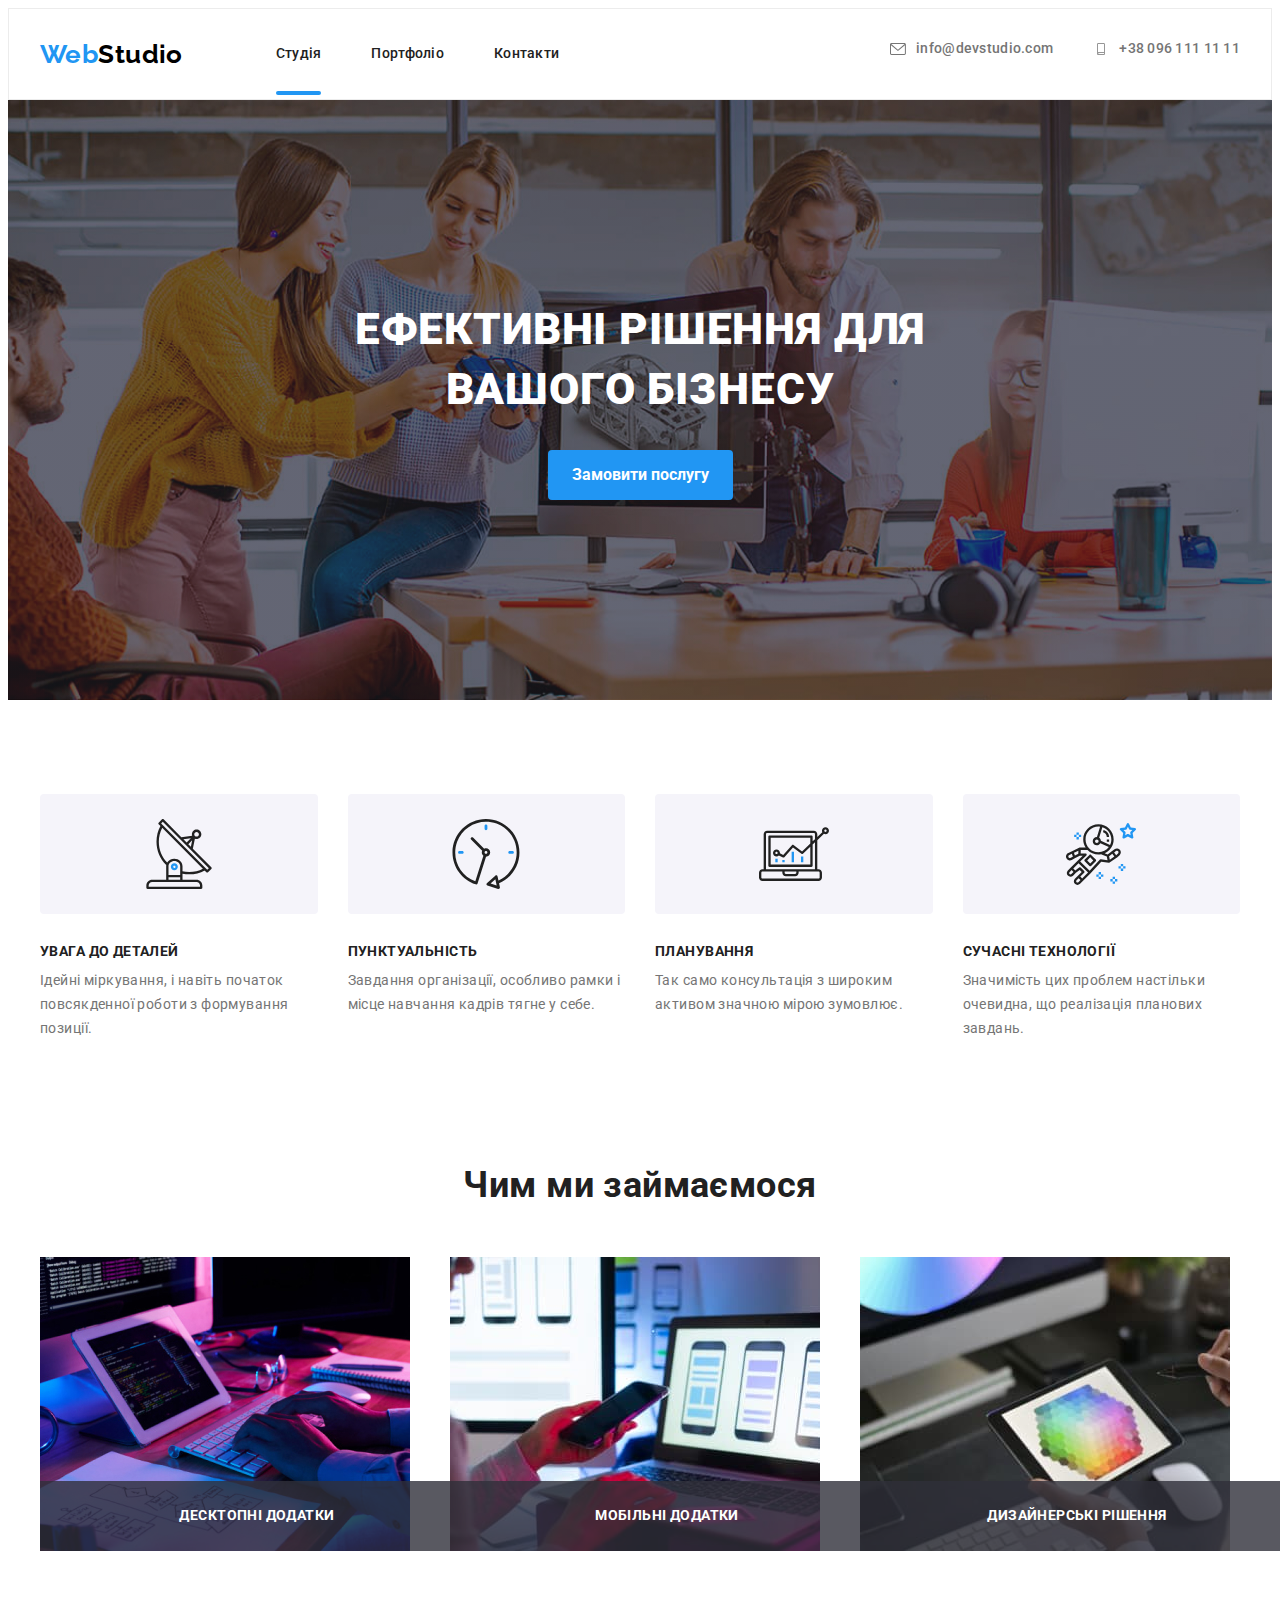
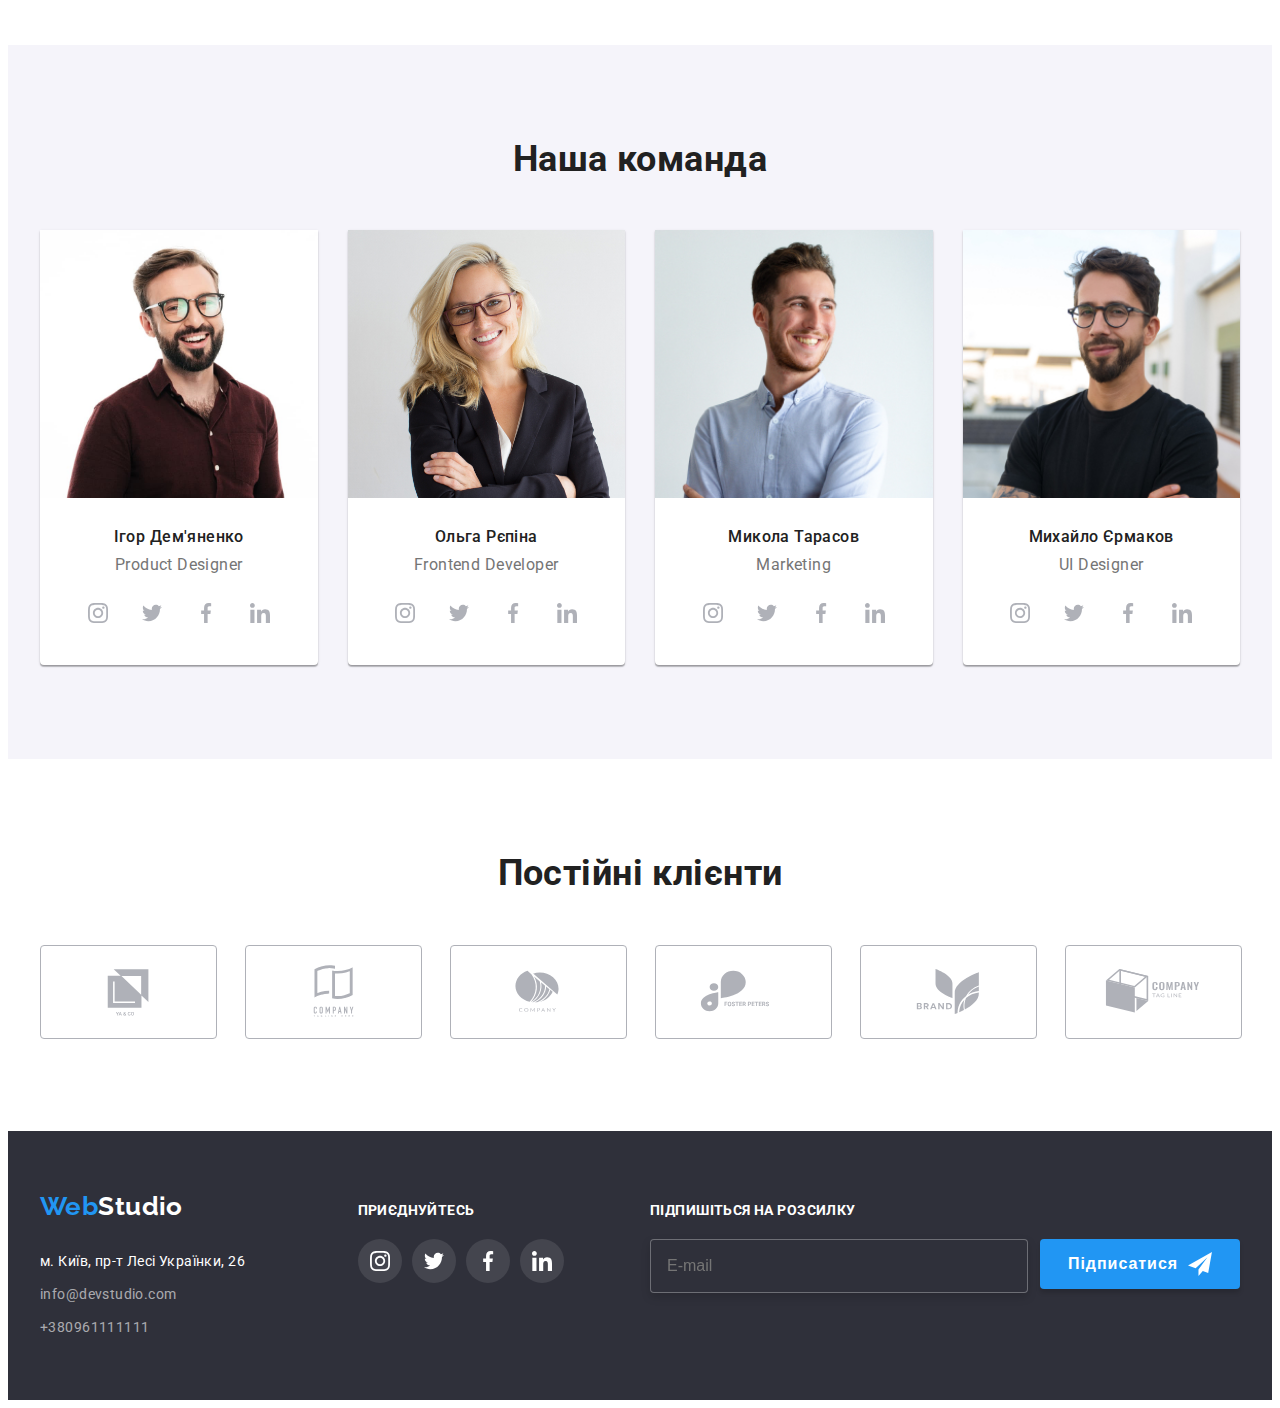
<file: index.html>
<!DOCTYPE html>
<html lang="uk">
<head>
    <meta charset="UTF-8">
    <meta http-equiv="X-UA-Compatible" content="IE=edge">
    <meta name="viewport" content="width=device-width, initial-scale=1.0">
    <title>Document</title>
    <meta name="viewport" content="width=device-width, initial-scale=1.0" />
    <link rel="preconnect" href="https://fonts.googleapis.com">
    <link rel="preconnect" href="https://fonts.gstatic.com" crossorigin>
    <link href="https://fonts.googleapis.com/css2?family=Raleway:wght@700&family=Roboto:wght@400;500;700;900&display=swap" rel="stylesheet">
    <link rel="stylesheet" href="https://cdnjs.cloudflare.com/ajax/libs/modern-normalize/1.1.0/modern-normalize.min.css" integrity="sha512-wpPYUAdjBVSE4KJnH1VR1HeZfpl1ub8YT/NKx4PuQ5NmX2tKuGu6U/JRp5y+Y8XG2tV+wKQpNHVUX03MfMFn9Q==" crossorigin="anonymous" referrerpolicy="no-referrer" />
    <link rel="stylesheet" href="./css/main.min.css">
</head>
<body>
    <header class="header">
<!-- навігація -->        
        <div class="container main-nav">

                        <nav class="nav">
                            <a href="./index.html" lang="en" class="logo"><span class="part">Web</span>Studio</a>
                            <ul class="site-nav">
                                <li class="site-nav-li"><a href="./index.html" class="link link-transf">Студія</a></li>
                                <li class="site-nav-li"><a href="./portfolio.html" class="link">Портфоліо</a></li>
                                <li class="site-nav-li"><a href="./index.html" class="link">Контакти</a></li>
                            </ul>
                        </nav >
                            <ul class="contact">
                                <li class="contact-li">
                                    <a href="info@devstudio.com" class="contact-link mar">
                                        <svg width="16" height="12" class="contact-svg">
                                            <use href="./images/icon.svg#icon-envelope"></use>
                                        </svg>
                                        info@devstudio.com
                                    </a>
                                </li>
                                <li class="contact-li">
                                    <a href="tel:+380961111111" class="contact-link ">
                                        <svg width="16" height="12" class="contact-svg">
                                            <use href="./images/icon.svg#icon-smartphone"></use>
                                        </svg>
                                        +38 096 111 11 11
                                    </a>
                                </li>
                                
                            </ul> 
                            <div class="div-menu-button">
                            <button type="button" class="menu-button is-open" 
                            aria-expanded="false"
                            aria-controls="menu-container"
                            data-menu-button >
                                    <svg 
                                    width="40" 
                                    height="40" 
                                    aria-label="переключатель мобільного меню">
                                    
                                        <use class="icon-cross" href="./images/icon.svg#icon-close_40px-1"></use>
                                        <use class="icon-menu" href="./images/icon.svg#icon-menu_40px-1"></use>
                                    </svg>
                            </button>
                        </div>
                            <div class="menu-container" id="menu-container" data-menu>
                            <ul class="menu-ul">
                                <li class="menu-li"><a href="./index.html" class="menu-link">Студія</a></li>
                                <li class="menu-li"><a href="./portfolio.html" class="menu-link">Портфоліо</a></li>
                                <li class="menu-li"><a href="./index.html" class="menu-link">Контакти</a></li>
                            </ul>
                            <ul class="menu-contact">
                                <li class="menu-tel-li">
                                    <a href="tel:+380961111111" class="menu-tel-link">
                                        +38 096 111 11 11
                                    </a>
                                </li>
                                <li class="menu-address-li">
                                    <a href="info@devstudio.com" class="menu-address-link">
                                        info@devstudio.com
                                    </a>
                                </li>
                            <ul class="soc-net">
                                <li class="menu-soc-net">Instagram</li>
                                    <li class="menu-soc-net">
                                        <p class="p-line" type="text">
                                        <span class="span-line">Twitter</span></li>
                                        <li class="menu-soc-net">
                                            <p class="p-line" type="text">
                                            <span class="span-line">Facebook</span></li>
                                            <li class="menu-soc-net">
                                                <p class="p-line" type="text">
                                                <span class="span-line">LinkedIn</span></li>
                            </ul>
                            </ul> 
                            </div>
        </div>
    </header>  
        <main class="main">
<!-- хиро секція -->
            <section class="hero section">
                <div class="container">
                    <h1 class="hero__title">Ефективні рішення для вашого бізнесу</h1>
                    <button type="button" class="hero__button" data-modal-open>Замовити послугу</button>
                </div>
            </section>
<!-- привілегії -->
            <section class="section">
                <div class="container">
                    <h2 class="visually-hidden" >Привілегії</h2>
                    <ul class="privileges">
                        <li class="privileges__li">
                            <div class="privileges__div">
                                    <svg width="70" height="70" class="privileges-svg">
                                        <use href="./images/icon.svg#icon-antenna"></use>
                                    </svg>
                            </div>
                            <h3 class="privileges__title">УВАГА ДО ДЕТАЛЕЙ</h3>
                            <p class="privileges__text">Ідейні міркування, і навіть початок повсякденної роботи з формування позиції.</p>
                        </li>
                        <li class="privileges__li">
                            <div class="privileges__div">
                                    <svg width="70" height="70" class="privileges-svg">
                                        <use href="./images/icon.svg#icon-clock"></use>
                                    </svg>
                            </div>
                            <h3 class="privileges__title">ПУНКТУАЛЬНІСТЬ</h3>
                            <p class="privileges__text">Завдання організації, особливо рамки і місце навчання кадрів тягне у себе.</p>
                        </li>
                        <li class="privileges__li">
                            <div class="privileges__div">
                                    <svg width="70" height="70" class="privileges-svg">
                                        <use href="./images/icon.svg#icon-diagram"></use>
                                    </svg>
                            </div>
                            <h3 class="privileges__title">ПЛАНУВАННЯ</h3>
                            <p class="privileges__text">Так само консультація з широким активом значною мірою зумовлює.</p>
                        </li>
                        <li class="privileges__li">
                            <div class="privileges__div">
                                    <svg width="70" height="70" class="privileges-svg">
                                        <use href="./images/icon.svg#icon-astronaut"></use>
                                    </svg>
                            </div>
                            <h3 class="privileges__title">СУЧАСНІ ТЕХНОЛОГІЇ</h3>
                            <p class="privileges__text">Значимість цих проблем настільки очевидна, що реалізація планових завдань.</p>
                        </li>
                    </ul>
                </div>
            </section>
<!-- робота фото -->
                <section class="section about">
                    <div class="container">
                        <h2 class="section-title">Чим ми займаємося</h2>
                        <ul class="work">
                            <li class="work__li">
                                <picture>
                                    <source srcset="./images/img_0.jpg 1x,./images/img_0@2x.jpg 2x" media="(min-width:1200px)"/>
                                    <img  src="./images/img_1.jpg"
                                    alt="комп'ютер"/>
                                </picture>
                                <p class="work__p">Десктопні додатки</p>
                            </li>
                            <li class="work__li">
                                <picture>
                                    <source srcset="./images/img_2.jpg 1x,./images/img_2@2x.jpg 2x" media="(min-width:1200px)"/>
                                    <img  src="./images/img_1.jpg"
                                    alt="техніка"/>
                                </picture>
                                <p class="work__p">Мобільні додатки</p>
                            </li>
                            <li class="work__li">
                                <picture>
                                    <source srcset="./images/img_3.jpg 1x,./images/img_3@2x.jpg 2x" media="(min-width:1200px)"/>
                                    <img  src="./images/img_1.jpg"
                                    alt="смартфон"/>
                                </picture>
                            
                                <p class="work__p">Дизайнерські рішення</p>
                            </li>
                        </ul>
                    </div>
                </section>
<!-- команда -->
                <section class="section team-bc">
                    <div class="container ">
                    <h2 class="section-title">Наша команда</h2>
                    <ul class="team">
                        <li class="team-li">
                            <picture>
                                <source srcset="./images/img_1.jpg 1x,./images/img_1@2x.jpg 2x" media="(min-width:1200px)"/>
                                <source srcset="./images/2img_1.jpg 1x, ./images/2img_1@2x.jpg 2x" media="(min-width:768px)"/>
                                <source srcset="./images/3img_1.jpg 1x, ./images/3img_1@2x.jpg 2x" media="(max-width:767px)"/>
                                <img src="./images/img_1.jpg"
                                alt="Ігор Дем'яненко"/>
                            </picture>
                            <h3 class="team-title">Ігор Дем'яненко</h3>
                            <p lang="en" class="team-position">Product Designer</p>
                            <ul class="team-soc-list">
                                <li class="team-soc-li">
                                    <a href="" class="team-soc-link">
                                        <svg width="20" height="20" class="team-soc-svg">
                                            <use href="./images/icon.svg#icon-instagram">
                                                
                                            </use>
                                        </svg>
                                    </a>
                                </li>
                                <li class="team-soc-li">
                                    <a href="" class="team-soc-link">
                                        <svg width="20" height="20" class="team-soc-svg">
                                            <use href="./images/icon.svg#icon-twitter">
                                                
                                            </use>
                                        </svg>
                                    </a>
                                </li>
                                <li class="team-soc-li">
                                    <a href="" class="team-soc-link">
                                        <svg width="20" height="20" class="team-soc-svg">
                                            <use href="./images/icon.svg#icon-facebook">
                                                
                                            </use>
                                        </svg>
                                    </a>
                                </li>
                                <li class="team-soc-li">
                                    <a href="" class="team-soc-link">
                                        <svg width="20" height="20" class="team-soc-svg">
                                            <use href="./images/icon.svg#icon-linkedin">
                                                
                                            </use>
                                        </svg>
                                    </a>
                                </li>
                            </ul>
                        </li>
                        <li class="team-li">
                            <picture>
                                <source srcset="./images/img_4.jpg 1x,./images/img_4@2x.jpg 2x" media="(min-width:1200px)"/>
                                <source srcset="./images/2img_4.jpg 1x, ./images/2img_4@2x.jpg 2x" media="(min-width:768px)"/>
                                <source srcset="./images/3img_4.jpg 1x, ./images/3img_4@2x.jpg 2x" media="(max-width:767px)"/>
                                <img src="./images/img_1.jpg"
                                alt="Ольга Рєпіна"/>
                            </picture>                            
                            <h3 class="team-title">Ольга Рєпіна</h3>
                            <p lang="en" class="team-position">Frontend Developer</p>
                            <ul class="team-soc-list">
                                <li class="team-soc-li">
                                    <a href="" class="team-soc-link">
                                        <svg width="20" height="20" class="team-soc-svg">
                                            <use href="./images/icon.svg#icon-instagram">
                                                
                                            </use>
                                        </svg>
                                    </a>
                                </li>
                                <li class="team-soc-li">
                                    <a href="" class="team-soc-link">
                                        <svg width="20" height="20" class="team-soc-svg">
                                            <use href="./images/icon.svg#icon-twitter">
                                                
                                            </use>
                                        </svg>
                                    </a>
                                </li>
                                <li class="team-soc-li">
                                    <a href="" class="team-soc-link">
                                        <svg width="20" height="20" class="team-soc-svg">
                                            <use href="./images/icon.svg#icon-facebook">
                                                
                                            </use>
                                        </svg>
                                    </a>
                                </li>
                                <li class="team-soc-li">
                                    <a href="" class="team-soc-link">
                                        <svg width="20" height="20" class="team-soc-svg">
                                            <use href="./images/icon.svg#icon-linkedin">
                                                
                                            </use>
                                        </svg>
                                    </a>
                                </li>
                            </ul>
                        </li>
                        <li class="team-li">
                            <picture>
                                <source srcset="./images/img_5.jpg 1x,./images/img_5@2x.jpg 2x" media="(min-width:1200px)"/>
                                <source srcset="./images/2img_5.jpg 1x, ./images/2img_5@2x.jpg 2x" media="(min-width:768px)"/>
                                <source srcset="./images/3img_5.jpg 1x, ./images/3img_5@2x.jpg 2x" media="(max-width:767px)"/>
                                <img src="./images/img_1.jpg"
                                alt="Микола Тарасов"/>
                            </picture> 
                            <h3 class="team-title">Микола Тарасов</h3>
                            <p lang="en" class="team-position">Marketing</p>
                            <ul class="team-soc-list">
                                <li class="team-soc-li">
                                    <a href="" class="team-soc-link">
                                        <svg width="20" height="20" class="team-soc-svg">
                                            <use href="./images/icon.svg#icon-instagram">
                                                
                                            </use>
                                        </svg>
                                    </a>
                                </li>
                                <li class="team-soc-li">
                                    <a href="" class="team-soc-link">
                                        <svg width="20" height="20" class="team-soc-svg">
                                            <use href="./images/icon.svg#icon-twitter">
                                                
                                            </use>
                                        </svg>
                                    </a>
                                </li>
                                <li class="team-soc-li">
                                    <a href="" class="team-soc-link">
                                        <svg width="20" height="20" class="team-soc-svg">
                                            <use href="./images/icon.svg#icon-facebook">
                                                
                                            </use>
                                        </svg>
                                    </a>
                                </li>
                                <li class="team-soc-li">
                                    <a href="" class="team-soc-link">
                                        <svg width="20" height="20" class="team-soc-svg">
                                            <use href="./images/icon.svg#icon-linkedin">
                                                
                                            </use>
                                        </svg>
                                    </a>
                                </li>
                            </ul>
                        </li>
                        <li class="team-li">
                            <picture>
                                <source srcset="./images/img_6.jpg 1x,./images/img_6@2x.jpg 2x" media="(min-width:1200px)"/>
                                <source srcset="./images/2img_6.jpg 1x, ./images/2img_6@2x.jpg 2x" media="(min-width:768px)"/>
                                <source srcset="./images/3img_6.jpg 1x, ./images/3img_6@2x.jpg 2x" media="(max-width:767px)"/>
                                <img src="./images/img_1.jpg"
                                alt="Михайло Єрмаков"/>
                            </picture>                           
                            <h3 class="team-title">Михайло Єрмаков</h3>
                            <p lang="en" class="team-position">UI Designer</p>
                            <ul class="team-soc-list">
                                <li class="team-soc-li">
                                    <a href="" class="team-soc-link">
                                        <svg width="20" height="20" class="team-soc-svg">
                                            <use href="./images/icon.svg#icon-instagram">
                                                
                                            </use>
                                        </svg>
                                    </a>
                                </li>
                                <li class="team-soc-li">
                                    <a href="" class="team-soc-link">
                                        <svg width="20" height="20" class="team-soc-svg">
                                            <use href="./images/icon.svg#icon-twitter">
                                                
                                            </use>
                                        </svg>
                                    </a>
                                </li>
                                <li class="team-soc-li">
                                    <a href="" class="team-soc-link">
                                        <svg width="20" height="20" class="team-soc-svg">
                                            <use href="./images/icon.svg#icon-facebook">
                                                
                                            </use>
                                        </svg>
                                    </a>
                                </li>
                                <li class="team-soc-li">
                                    <a href="" class="team-soc-link">
                                        <svg width="20" height="20" class="team-soc-svg">
                                            <use href="./images/icon.svg#icon-linkedin">
                                                
                                            </use>
                                        </svg>
                                    </a>
                                </li>
                            </ul>
                        </li>
                    </ul>
                </div>
                </section>
<!-- partners -->
            <section class="section">
                <div class="container">
                    <h2 class="section-title">Постійні клієнти</h2>
                    <ul class="partners-list">
                        <li class="partners-li">
                            <a href="" class="partners-link">
                                <svg width="106" height="60" class="partners-svg">
                                    <use href="./images/icon.svg#icon-Logo-1"></use>
                                </svg>
                            </a>
                        </li>
                        <li class="partners-li">
                            <a href="" class="partners-link">
                                <svg width="106" height="60" class="partners-svg">
                                    <use href="./images/icon.svg#icon-Logo-2"></use>
                                </svg>
                            </a>
                        </li>
                        <li class="partners-li">
                            <a href="" class="partners-link">
                                <svg width="106" height="60" class="partners-svg">
                                    <use href="./images/icon.svg#icon-Logo-3"></use>
                                </svg>
                            </a>
                        </li>
                        <li class="partners-li">
                            <a href="" class="partners-link">
                                <svg width="106" height="60" class="partners-svg">
                                    <use href="./images/icon.svg#icon-Logo-4"></use>
                                </svg>
                            </a> 
                        </li>
                        <li class="partners-li">
                            <a href="" class="partners-link">
                                <svg width="106" height="60" class="partners-svg">
                                    <use href="./images/icon.svg#icon-Logo-5"></use>
                                </svg>
                            </a>
                        </li>
                        <li class="partners-li">
                            <a href="" class="partners-link">
                                <svg width="106" height="60" class="partners-svg">
                                    <use href="./images/icon.svg#icon-Logo-6"></use>
                                </svg>
                            </a>
                        </li>
                    </ul>
                </div>
            </section>
        </main>
<!-- footer -->
        <footer class="footer">
            <div class="container footer-position">
                <div class="footer-nav"> 

                    <a href="./index.html" class="foot-logo"><span class="part">Web</span>Studio</a> 

                    <address>
                        <ul  class="address">
                            <li class="address-li"><a href="https://goo.gl/maps/ZpNZ3dUUSxMnCbZh6" class="address-link">м. Київ, пр-т Лесі Українки, 26</a></li>
                            <li class="address-li"><a href="info@devstudio.com" class="address-contact">info@devstudio.com</a></li>
                            <li class="address-li"><a href="tel:+380961111111" class="address-contact">+380961111111</a></li>
                        </ul>
                    </address>
                </div>
                <div class="footer-soc">
                    <p class="footer-p">приєднуйтесь</p>
                    <ul class="footer-soc-list">
                        <li class="footer-soc-li">
                            <a href="" class="footer-soc-link">
                                <svg width="20" height="20" class="footer-soc-svg">
                                    <use href="./images/icon.svg#icon-instagram"></use>
                                </svg>
                            </a>
                        </li>
                        <li class="footer-soc-li">
                            <a href="" class="footer-soc-link">
                                <svg width="20" height="20" class="footer-soc-svg">
                                    <use href="./images/icon.svg#icon-twitter"></use>
                                </svg>
                            </a>
                        </li>
                        <li class="footer-soc-li">
                            <a href="" class="footer-soc-link">
                                <svg width="20" height="20" class="footer-soc-svg">
                                    <use href="./images/icon.svg#icon-facebook"></use>
                                </svg>
                            </a>
                        </li>
                        <li class="footer-soc-li">
                            <a href="" class="footer-soc-link">
                                <svg width="20" height="20" class="footer-soc-svg">
                                    <use href="./images/icon.svg#icon-linkedin"></use>
                                </svg>
                            </a>
                        </li>
                    </ul>
                </div>
                <div class="footer-email">
                    <form action="">
                        <label for="email" class="footer-label">Підпишіться на розсилку</label>
                            <div class="footer-input-wrapper">
                                <input type="email" class="footer-input" name="email" title="some@gmail.com" 
                                placeholder="E-mail" required>
                                <button type="submit" class="footer-submit-button" >
                                    Підписатися
                                <svg width="24" height="24" class="footer-button-svg">
                                    <use href="./images/icon.svg#icon-icon-send"></use>
                                </svg>
                                </button> 
                            </div>
                    </form>
                </div>
            </div>
        </footer>  

<!-- backdrop -->
        <div class="backdrop is-hidden" data-modal>
            <div class="modal">
                <button class="modal-button" data-modal-close>
                    <svg width="18" height="18" class="modal-svg">
                        <use href="./images/icon.svg#icon-close"></use>
                    </svg>
                </button>
            <div class="modal-margin">
                <p class="modal-heading">
                Залиште свої дані, ми вам передзвонимо
                </p>
                <form action="">

                    
                        <div class=" modul-input-group">
                            <label for="name"class="modal-name">Ім'я</label>
                            <div class="modal-input-wrapper">
                                <input type="text" class="modal-input" name="name" id="name" title="name surname" required>
                                <svg width="18" height="18" class="modal-input-svg">
                                    <use href="./images/icon.svg#icon-person-m"></use>
                                </svg>
                            </div>
                        </div>
                        <div class="modul-input-group">
                            <label for="tel" class="modal-name">Телефон</label>
                            <div class="modal-input-wrapper">
                                <input type="tel" class="modal-input" name="tel" title="+380 (99) 999-99-99"pattern="[\+]\d{3}\s[\(]\d{2}[\)]\s\d{3}[\-]\d{2}[\-]\d{2}"
                                required>
                                <svg width="18" height="18" class="modal-input-svg">
                                    <use href="./images/icon.svg#icon-phone-m"></use>
                                </svg>
                            </div>
                        </div>
                        <div class="modul-input-group">
                            <label for="email" class="modal-name">Пошта</label>
                            <div class="modal-input-wrapper">
                                <input type="email" class="modal-input" name="email" title="some@gmail.com" required>
                                <svg width="18" height="18" class="modal-input-svg">
                                    <use href="./images/icon.svg#icon-email-m"></use>
                                </svg>
                            </div>
                        </div>
                        <div class="modul-textarea-group">
                            <label for="comment" class="modal-name">Коментар</label>
                            <textarea name="comment" id="comment" class="modal-text"
                            placeholder="Введіть текст"></textarea>
                        </div>
                    
                    <div class="modul-politic-group">
                        <input type="checkbox" name="politic" id="politic" class="modal-politic-cgeck visually-hidden">
                        <label for="politic" class="modal-politic-lable">Погоджуюся з розсилкою та приймаю&nbsp
                            <span ><a href="./index.html" class="lable-part"> Умови договору</a></span></label>
                    </div>
                    <button type="submit" class="modal-submit-button" >Відправити</button>
                </div>                  
                </form>
        </div>
        </div>


<!-- js   -->   <script src="./js/modal.js"></script>
                <script src="./js/menu.js"></script>
</body>
</html>
</file>
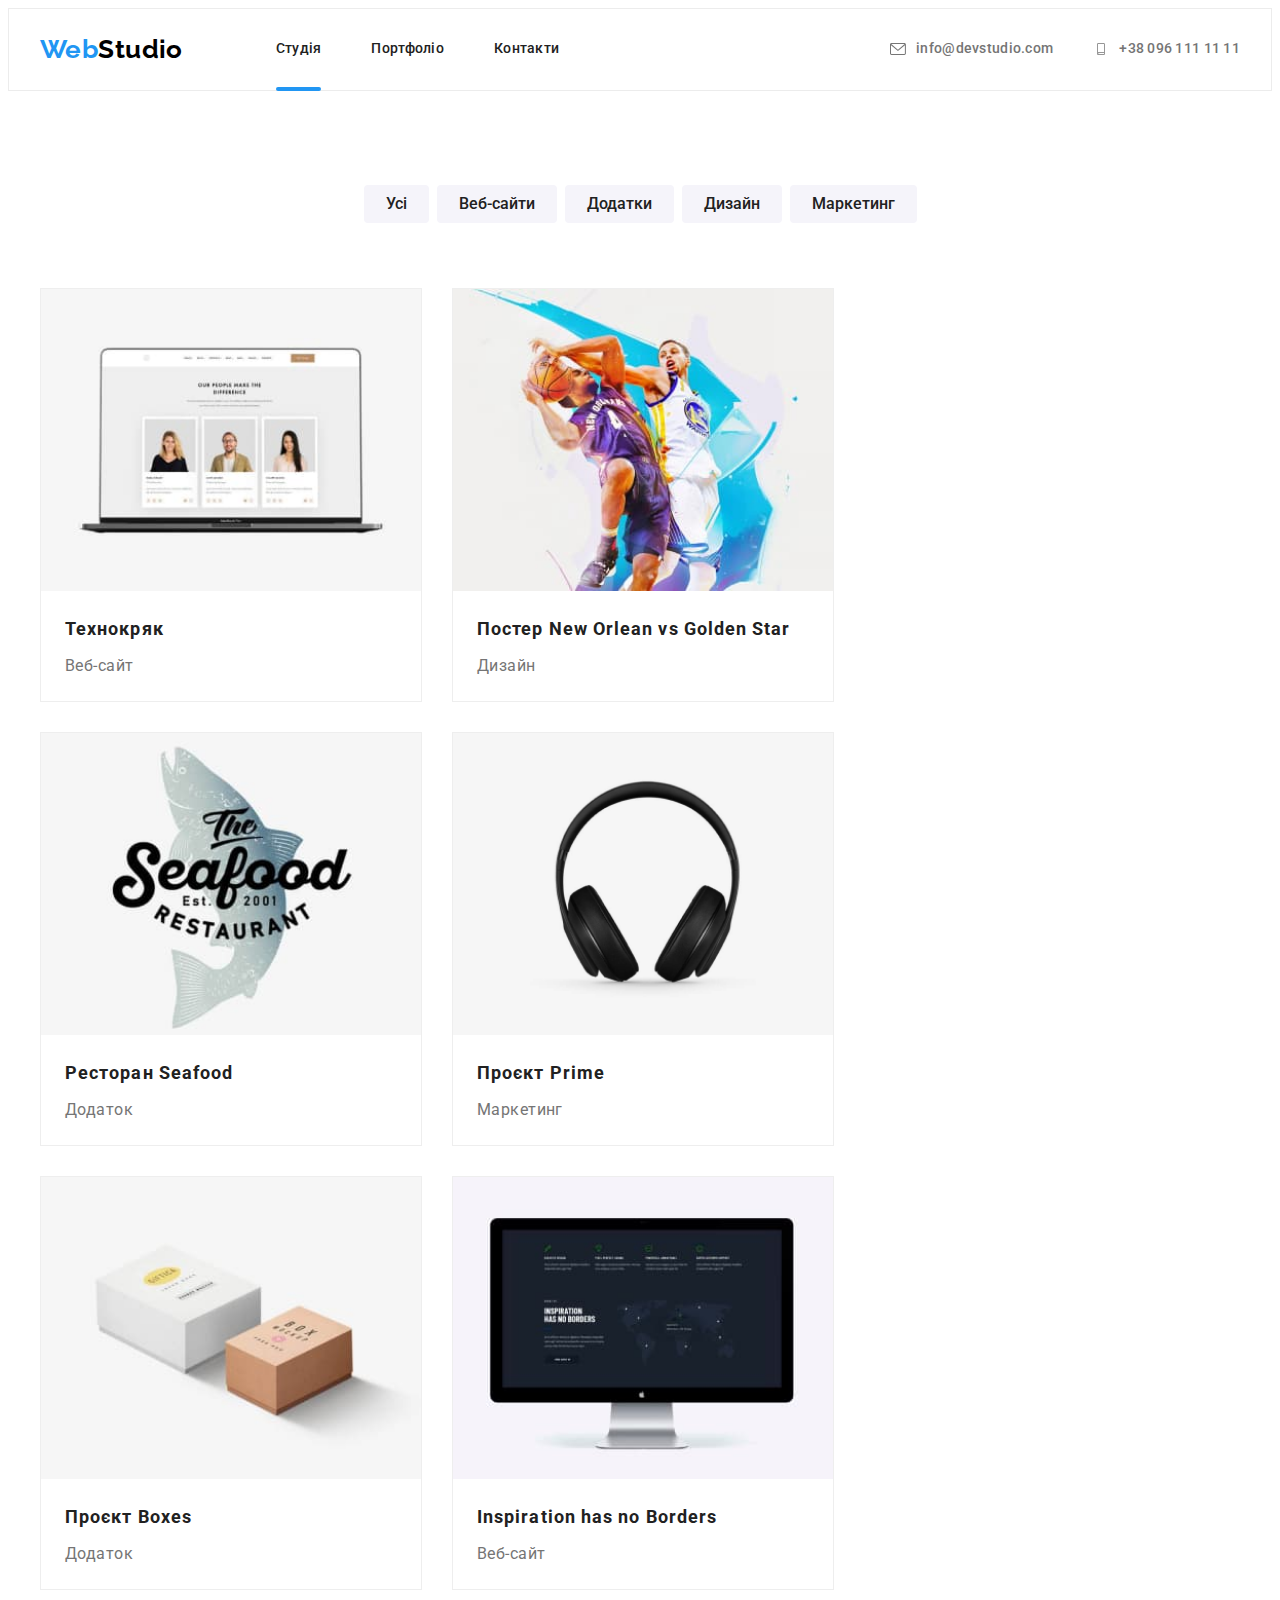
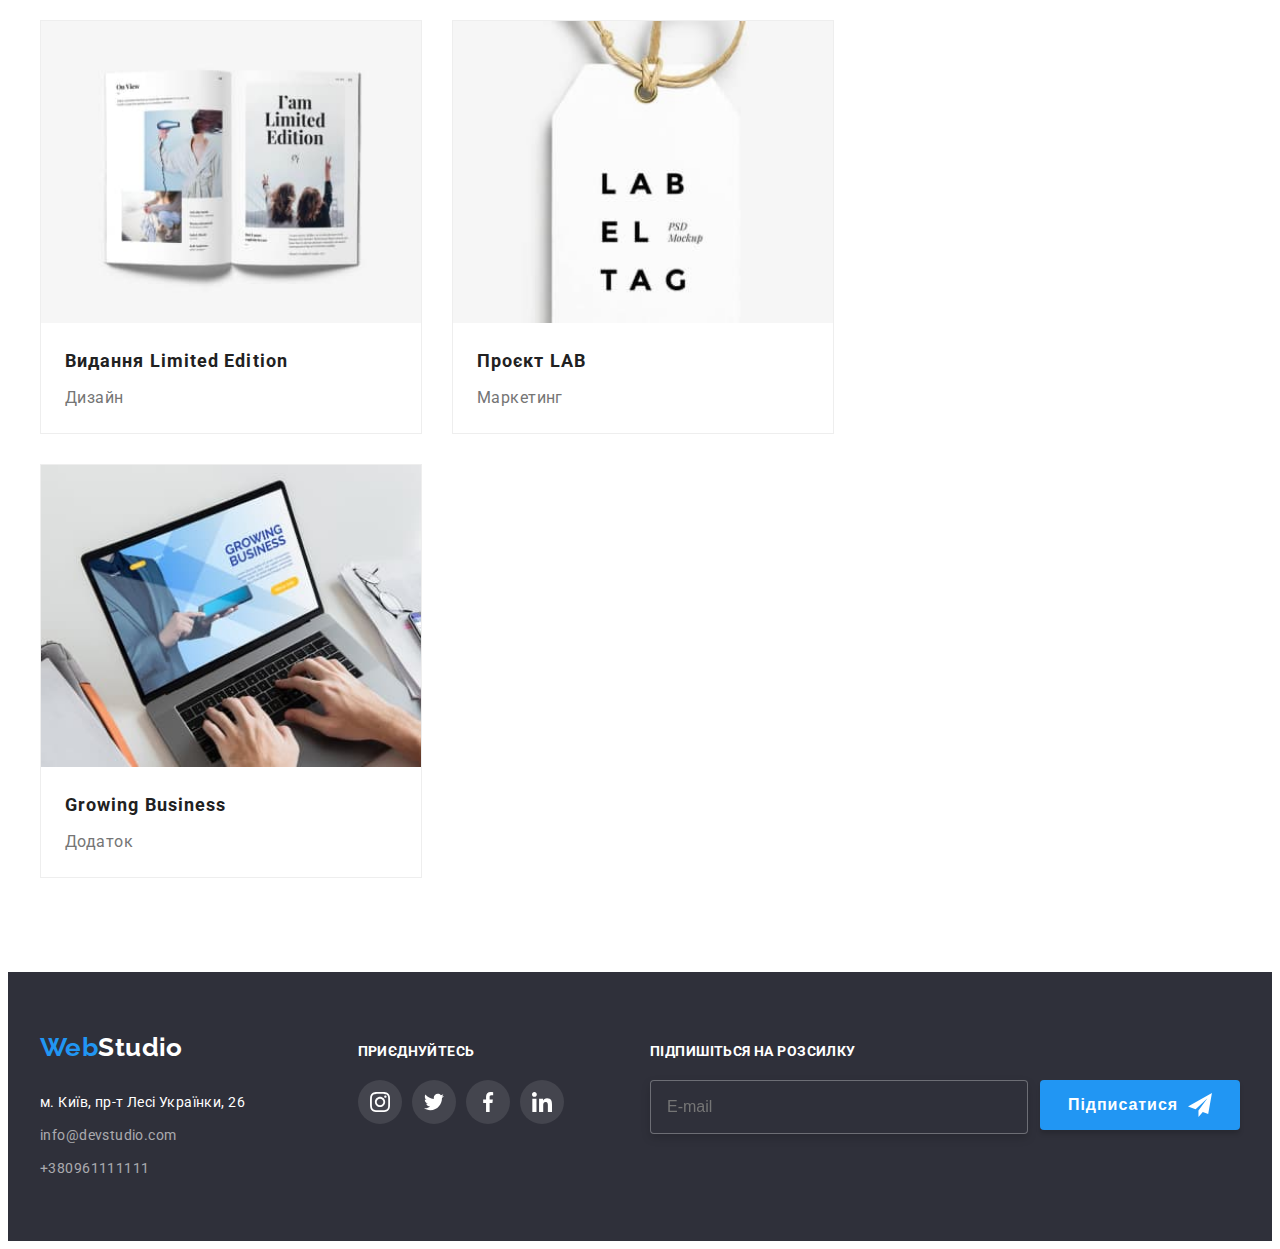
<file: portfolio.html>
<!DOCTYPE html>
<html lang="uk">
<head>
    <meta charset="UTF-8">
    <meta http-equiv="X-UA-Compatible" content="IE=edge">
    <meta name="viewport" content="width=device-width, initial-scale=1.0">
    <title>Document</title>
    <link rel="preconnect" href="https://fonts.googleapis.com">
    <link rel="preconnect" href="https://fonts.gstatic.com" crossorigin>
    <link href="https://fonts.googleapis.com/css2?family=Raleway:wght@700&family=Roboto:wght@400;500;700;900&display=swap" rel="stylesheet">
    <link rel="stylesheet" href="https://cdnjs.cloudflare.com/ajax/libs/modern-normalize/1.1.0/modern-normalize.min.css" integrity="sha512-wpPYUAdjBVSE4KJnH1VR1HeZfpl1ub8YT/NKx4PuQ5NmX2tKuGu6U/JRp5y+Y8XG2tV+wKQpNHVUX03MfMFn9Q==" crossorigin="anonymous" referrerpolicy="no-referrer" />
    <link rel="stylesheet" href="./css/main.min.css">
</head>
<body>

    
    <header class="header">
        <!-- навігація -->        
                <div class="container main-nav">
        
                                <nav class="nav">
                                    <a href="./index.html" lang="en" class="logo"><span class="part">Web</span>Studio</a>
                                    <ul class="site-nav">
                                        <li class="site-nav-li"><a href="./index.html" class="link link-transf">Студія</a></li>
                                        <li class="site-nav-li"><a href="./portfolio.html" class="link">Портфоліо</a></li>
                                        <li class="site-nav-li"><a href="./index.html" class="link">Контакти</a></li>
                                    </ul>
                                </nav >
                                    <ul class="contact">
                                        <li class="contact-li">
                                            <a href="info@devstudio.com" class="contact-link pad">
                                                <svg width="16" height="12" class="contact-svg">
                                                    <use href="./images/icon.svg#icon-envelope"></use>
                                                </svg>
                                                info@devstudio.com
                                            </a>
                                        </li>
                                        <li class="contact-li">
                                            <a href="tel:+380961111111" class="contact-link ">
                                                <svg width="16" height="12" class="contact-svg">
                                                    <use href="./images/icon.svg#icon-smartphone"></use>
                                                </svg>
                                                +38 096 111 11 11
                                            </a>
                                        </li>
                                        
                                    </ul> 
                                    <div class="div-menu-button">
                                    <button type="button" class="menu-button is-open" 
                                    aria-expanded="false"
                                    aria-controls="menu-container"
                                    data-menu-button >
                                            <svg 
                                            width="40" 
                                            height="40" 
                                            aria-label="переключатель мобільного меню">
                                            
                                                <use class="icon-cross" href="./images/icon.svg#icon-close_40px-1"></use>
                                                <use class="icon-menu" href="./images/icon.svg#icon-menu_40px-1"></use>
                                            </svg>
                                    </button>
                                </div>
                                    <div class="menu-container" id="menu-container" data-menu>
                                    <ul class="menu-ul">
                                        <li class="menu-li"><a href="./index.html" class="menu-link">Студія</a></li>
                                        <li class="menu-li"><a href="./portfolio.html" class="menu-link">Портфоліо</a></li>
                                        <li class="menu-li"><a href="./index.html" class="menu-link">Контакти</a></li>
                                    </ul>
                                    <ul class="menu-contact">
                                        <li class="menu-address-li">
                                            <a href="info@devstudio.com" class="menu-address-link">
                                                info@devstudio.com
                                            </a>
                                        </li>
                                        <li class="menu-tel-li">
                                            <a href="tel:+380961111111" class="menu-tel-link">
                                                +38 096 111 11 11
                                            </a>
                                        </li>
                                    <ul class="soc-net">
                                        <li class="menu-soc-net">Instagram</li>
                                            <li class="menu-soc-net">
                                                <input class="input-line" type="text">
                                                <span class="span-line">Instagram</span></li>
                                                <li class="menu-soc-net">
                                                    <input class="input-line" type="text">
                                                    <span class="span-line">Instagram</span></li>
                                                    <li class="menu-soc-net">
                                                        <input class="input-line" type="text">
                                                        <span class="span-line">Instagram</span></li>
                                    </ul>
                                    </ul> 
                                    </div>
                </div>
            </header>

    <main>
    <section class="section">
<!-- buttoms -->
        <div class="container">
        <h1 class="visually-hidden" lang="en">Portfolio</h1>
        <ul class="button-ul">
            <li class="buttom-li"><button type="button" class="button">Усі</button></li>
            <li class="buttom-li"><button type="button" class="button">Веб-сайти</button></li>
            <li class="buttom-li"><button type="button" class="button">Додатки</button></li>
            <li class="buttom-li"><button type="button" class="button">Дизайн</button></li>
            <li class="buttom-li"><button type="button" class="button">Маркетинг</button></li>
        </ul>
<!-- секції -->
    
        <ul class="offers">
            <li class="offers-li">
                <div class="offers-cover-div">
                    <img src="./images/img_p_1.jpg" alt="Технокряк" width="370px" height="294px" class="offers-img">
                    <p class="offers-cover-text">
                        Ресурс пропонує комплексні пропозиції з різним рівнем функціоналу та сервісів. Все це дозволить відвідувачу отримати вичерпні відомості про компанію чи приватну особу.
                </div>
                <div class="offers-div">
                    <h2 class="offers-title">Технокряк</h2>
                    <p class="offers-tipe">Веб-сайт</p>
                </div>
            </li>
            <li class="offers-li">
                <div class="offers-cover-div">
                    <img src="./images/img_p_2.jpg" alt="Постер New Orlean vs Golden Star" width="370px" height="294px" class="offers-img">
                    <p class="offers-cover-text">
                        Ресурс пропонує комплексні пропозиції з різним рівнем функціоналу та сервісів. Все це дозволить відвідувачу отримати вичерпні відомості про компанію чи приватну особу.
                </div>
                <div class="offers-div">
                    <h2 class="offers-title">Постер New Orlean vs Golden Star</h2>
                    <p class="offers-tipe">Дизайн</p>
                </div>
            </li>
            <li class="offers-li">
                <div class="offers-cover-div">
                    <img src="./images/img_p_3.jpg" alt="Ресторан Seafood" width="370px" height="294px" class="offers-img">
                    <p class="offers-cover-text">
                        Ресурс пропонує комплексні пропозиції з різним рівнем функціоналу та сервісів. Все це дозволить відвідувачу отримати вичерпні відомості про компанію чи приватну особу.
                </div>
                <div class="offers-div">
                    <h2 class="offers-title">Ресторан Seafood</h2>
                    <p class="offers-tipe">Додаток</p>
                </div>
            </li>
            <li class="offers-li">
                <div class="offers-cover-div">
                    <img src="./images/img_p_4.png" alt="Проєкт Prime" width="370px" height="294px" class="offers-img">
                    <p class="offers-cover-text">
                        Ресурс пропонує комплексні пропозиції з різним рівнем функціоналу та сервісів. Все це дозволить відвідувачу отримати вичерпні відомості про компанію чи приватну особу.
                </div>
                <div class="offers-div">
                    <h2 class="offers-title">Проєкт Prime</h2>
                    <p class="offers-tipe">Маркетинг</p>
                </div>
            </li>
            <li class="offers-li">
                <div class="offers-cover-div">
                    <img src="./images/img_p_5.jpg" alt="Проєкт Boxes" width="370px" height="294px" class="offers-img">
                    <p class="offers-cover-text">
                        Ресурс пропонує комплексні пропозиції з різним рівнем функціоналу та сервісів. Все це дозволить відвідувачу отримати вичерпні відомості про компанію чи приватну особу.
                </div>
                <div class="offers-div">
                    <h2 class="offers-title">Проєкт Boxes</h2>
                    <p class="offers-tipe">Додаток</p>
                </div>
            </li>
            <li class="offers-li">
                <div class="offers-cover-div">
                    <img src="./images/img_p_6.jpg" alt="Inspiration has no Borders" width="370px" height="294px" class="offers-img">
                    <p class="offers-cover-text">
                        Ресурс пропонує комплексні пропозиції з різним рівнем функціоналу та сервісів. Все це дозволить відвідувачу отримати вичерпні відомості про компанію чи приватну особу.
                </div>
                <div class="offers-div">
                    <h2 class="offers-title">Inspiration has no Borders</h2>
                    <p class="offers-tipe">Веб-сайт</p>
                </div>
            </li>
            <li class="offers-li">
                <div class="offers-cover-div">
                    <img src="./images/img_p_7.jpg" alt="Видання Limited Edition" width="370px" height="294px" class="offers-img">
                    <p class="offers-cover-text">
                        Ресурс пропонує комплексні пропозиції з різним рівнем функціоналу та сервісів. Все це дозволить відвідувачу отримати вичерпні відомості про компанію чи приватну особу.
                </div>
                <div class="offers-div"> 
                    <h2 class="offers-title">Видання Limited Edition</h2>
                    <p class="offers-tipe">Дизайн</p>
                </div>
            </li>
            <li class="offers-li">
                <div class="offers-cover-div">
                    <img src="./images/img_p_8.jpg" alt="Проєкт LAB" width="370px" height="294px" class="offers-img">
                    <p class="offers-cover-text">
                        Ресурс пропонує комплексні пропозиції з різним рівнем функціоналу та сервісів. Все це дозволить відвідувачу отримати вичерпні відомості про компанію чи приватну особу.
                </div>
                <div class="offers-div">
                    <h2 class="offers-title">Проєкт LAB</h2>
                    <p class="offers-tipe">Маркетинг</p>
                </div>
            </li>
            <li class="offers-li">
                <div class="offers-cover-div">
                    <img src="./images/img_p_9.jpg" alt="Growing Business" width="370px" height="294px" class="offers-img">
                    <p class="offers-cover-text">
                        Ресурс пропонує комплексні пропозиції з різним рівнем функціоналу та сервісів. Все це дозволить відвідувачу отримати вичерпні відомості про компанію чи приватну особу.
                </div>
                <div class="offers-div">
                    <h2 class="offers-title">Growing Business</h2>
                    <p class="offers-tipe">Додаток</p>
                </div>
            </li class="offers-li">
        </ul>
    </div>
    </section>
    </main>
<!-- footer -->
<footer class="footer">
    <div class="container footer-position">
        <div class="footer-nav">
<!-- посилання -->
            <a href="./index.html" class="foot-logo"><span class="part">Web</span>Studio</a>
<!-- адреса -->
            <address>
                <ul  class="address">
                    <li class="address-li"><a href="https://goo.gl/maps/ZpNZ3dUUSxMnCbZh6" class="address-link">м. Київ, пр-т Лесі Українки, 26</a></li>
                    <li class="address-li"><a href="info@devstudio.com" class="address-contact">info@devstudio.com</a></li>
                    <li class="address-li"><a href="tel:+380961111111" class="address-contact">+380961111111</a></li>
                </ul>
            </address>
        </div>
        <div class="footer-soc">
            <p class="footer-p">приєднуйтесь</p>
            <ul class="footer-soc-list">
                <li class="footer-soc-li">
                    <a href="" class="footer-soc-link">
                        <svg width="20" height="20" class="footer-soc-svg">
                            <use href="./images/icon.svg#icon-instagram"></use>
                        </svg>
                    </a>
                </li>
                <li class="footer-soc-li">
                    <a href="" class="footer-soc-link">
                        <svg width="20" height="20" class="footer-soc-svg">
                            <use href="./images/icon.svg#icon-twitter"></use>
                        </svg>
                    </a>
                </li>
                <li class="footer-soc-li">
                    <a href="" class="footer-soc-link">
                        <svg width="20" height="20" class="footer-soc-svg">
                            <use href="./images/icon.svg#icon-facebook"></use>
                        </svg>
                    </a>
                </li>
                <li class="footer-soc-li">
                    <a href="" class="footer-soc-link">
                        <svg width="20" height="20" class="footer-soc-svg">
                            <use href="./images/icon.svg#icon-linkedin"></use>
                        </svg>
                    </a>
                </li>
            </ul>
        </div>
        <div class="footer-email">
            <form action="">
                <label for="email" class="footer-label">Підпишіться на розсилку</label>
                    <div class="footer-input-wrapper">
                        <input type="email" class="footer-input" name="email" title="some@gmail.com" 
                        placeholder="E-mail" required>
                        <button type="submit" class="footer-submit-button" >
                            Підписатися
                        <svg width="24" height="24" class="footer-button-svg">
                            <use href="./images/icon.svg#icon-icon-send"></use>
                        </svg>
                        </button>
                    </div>
            </form>
        </div>
    </div>
</footer>
<script src="./js/menu.js"></script>
</body>
</html>
</file>
<file: css/main.min.css>
:root{--primary-text-color: #757575;--second-text-color: #212121;--accent-color: #2196F3;--white-color: #ffffff;--background-color: #2F303A}.visually-hidden{position:absolute;width:1px;height:1px;margin:-1px;border:0;padding:0;white-space:nowrap;-webkit-clip-path:inset(100%);clip-path:inset(100%);clip:rect(0 0 0 0);overflow:hidden}p,h1,h2,h3,h4,h5,h6{margin:0px}ul,ol{list-style:none;margin:0px;padding-left:0px}body{font-family:"Roboto",sans-serif;color:var(--primary-text-color);font-size:14px;letter-spacing:.03em}img{display:block;width:100%;height:auto}.container{width:100%;padding-left:15px;padding-right:15px;margin:0 auto}@media screen and (min-width: 480px){.container{width:480px}}@media screen and (min-width: 768px){.container{width:768px}}@media screen and (min-width: 1200px){.container{width:1200px}}.section-title{color:var(--second-text-color);font-size:36px;line-height:1.16;text-align:center;margin-bottom:30px}@media screen and (min-width: 1200px){.section-title{margin-bottom:50px}}.section{padding-top:60px;padding-bottom:60px}@media screen and (min-width: 1200px){.section{padding-top:94px;padding-bottom:94px}}.backdrop{position:fixed;top:0;left:0;width:100%;height:100%;background:rgba(0,0,0,.2);z-index:1;-webkit-transition:opacity 250ms linear,visibility 250ms linear;transition:opacity 250ms linear,visibility 250ms linear}.backdrop.is-hidden{visibility:hidden;opacity:0;pointer-events:none}.modal{position:absolute;padding:40px;min-width:95%;background-color:#fff;left:50%;top:50%;-webkit-transform:translate(-50%, -50%);transform:translate(-50%, -50%)}@media screen and (min-width: 480px){.modal{min-width:450px}}@media screen and (min-width: 768px){.modal{min-width:450px}}.modal-button{position:absolute;top:8px;right:8px;display:-webkit-box;display:-ms-flexbox;display:flex;background-color:#fff;width:30px;height:30px;-webkit-box-align:center;-ms-flex-align:center;align-items:center;cursor:pointer;border:1px solid rgba(0,0,0,.1);border-radius:50%;fill:#000;-webkit-transition:fill 250ms cubic-bezier(0.4, 0, 0.2, 1);transition:fill 250ms cubic-bezier(0.4, 0, 0.2, 1)}.modal-button:hover,.modal-button:focus{fill:var(--accent-color);outline:none}.modal-heading{font-weight:700;font-size:20px;line-height:1.15;text-align:center;color:var(--second-text-color);margin-bottom:12px}.modul-input-group{margin-bottom:10px}.modal-name{display:block;font-size:12px;line-height:1.16;letter-spacing:.01em;color:var(--primary-text-color);margin-bottom:4px}.modal-input-wrapper{position:relative}.modal-input{width:100%;height:40px;border:1px solid rgba(33,33,33,.2);border-radius:4px;padding-left:42px;-webkit-transition:border-color 250ms cubic-bezier(0.4, 0, 0.2, 1);transition:border-color 250ms cubic-bezier(0.4, 0, 0.2, 1)}.modal-input:focus{border-color:var(--accent-color);outline:none}.modal-input:focus+svg{fill:var(--accent-color)}.modul-textarea-group{margin-bottom:20px}.modal-input-svg{position:absolute;top:50%;left:12px;-webkit-transform:translateY(-50%);transform:translateY(-50%);-webkit-transition:fill 350ms cubic-bezier(0.4, 0, 0.2, 1);transition:fill 350ms cubic-bezier(0.4, 0, 0.2, 1)}.modal-text{display:block;width:100%;height:120px;border:1px solid rgba(33,33,33,.2);border-radius:4px;padding:12px 16px;resize:none;-webkit-transition:border-color 250ms cubic-bezier(0.4, 0, 0.2, 1);transition:border-color 250ms cubic-bezier(0.4, 0, 0.2, 1)}.modal-text::-webkit-input-placeholder{font-weight:400;font-size:12px;line-height:1.16;letter-spacing:.01em;color:rgba(117,117,117,.5)}.modal-text::-moz-placeholder{font-weight:400;font-size:12px;line-height:1.16;letter-spacing:.01em;color:rgba(117,117,117,.5)}.modal-text:-ms-input-placeholder{font-weight:400;font-size:12px;line-height:1.16;letter-spacing:.01em;color:rgba(117,117,117,.5)}.modal-text::-ms-input-placeholder{font-weight:400;font-size:12px;line-height:1.16;letter-spacing:.01em;color:rgba(117,117,117,.5)}.modal-text::placeholder{font-weight:400;font-size:12px;line-height:1.16;letter-spacing:.01em;color:rgba(117,117,117,.5)}.modal-text:focus{border-color:var(--accent-color);outline:none}.modul-politic-group{display:inline;-webkit-box-pack:center;-ms-flex-pack:center;justify-content:center}@media screen and (max-width: 768px){.modul-politic-group{font-size:12px}}@media screen and (min-width: 768px)and (max-width: 1200px){.modul-politic-group{font-size:12px;text-align:center}}.modal-politic-lable::before{content:"";width:16px;height:16px;border:2px solid #212121;border-radius:2px;margin-right:8px}.modal-politic-lable{display:-webkit-box;display:-ms-flexbox;display:flex;-webkit-box-align:center;-ms-flex-align:center;align-items:center;line-height:1.7;color:var(--primary-text-color)}.modal-politic-cgeck:checked+label::before{border:none;background-repeat:no-repeat;background-image:url(../images/Vector\ \(1\).svg);background-color:var(--accent-color);background-position:center}.lable-part{color:var(--accent-color);text-decoration:underline}.modal-submit-button{margin-top:30px;margin-left:auto;margin-right:auto;font-weight:700;font-size:16px;line-height:1.88;display:-webkit-box;display:-ms-flexbox;display:flex;-webkit-box-align:center;-ms-flex-align:center;align-items:center;text-align:center;letter-spacing:.06em;color:#fff;background-color:var(--accent-color);-webkit-box-shadow:0px 1px 3px rgba(0,0,0,.12),0px 1px 1px rgba(0,0,0,.14),0px 2px 1px rgba(0,0,0,.2);box-shadow:0px 1px 3px rgba(0,0,0,.12),0px 1px 1px rgba(0,0,0,.14),0px 2px 1px rgba(0,0,0,.2);border-radius:4px;border:none;padding:10px 52px;cursor:pointer}.header{border:1px solid #ececec;position:relative;z-index:1}.logo{display:block;padding-top:25px;padding-bottom:25px;margin-right:93px;font-family:"Raleway",sans-serif;color:#000;font-weight:700;font-size:26px;line-height:1.19;text-decoration:none}.part{color:#2196f3}.site-nav{display:none}.contact{display:none}.main-nav{position:relative;display:-webkit-box;display:-ms-flexbox;display:flex;-webkit-box-align:center;-ms-flex-align:center;align-items:center;-webkit-box-pack:justify;-ms-flex-pack:justify;justify-content:space-between}@media screen and (min-width: 768px){.main-nav{position:relative;display:-webkit-box;display:-ms-flexbox;display:flex;-webkit-box-align:center;-ms-flex-align:center;align-items:center}.nav{display:inherit}.site-nav{display:-webkit-box;display:-ms-flexbox;display:flex}.site-nav-li:not(:last-child){margin-right:50px}.site-nav .link{display:block;padding-top:32px;padding-bottom:32px;color:var(--second-text-color);font-weight:500;line-height:1.14;letter-spacing:.02em;text-decoration:none;-webkit-transition:color 250ms cubic-bezier(0.4, 0, 0.2, 1);transition:color 250ms cubic-bezier(0.4, 0, 0.2, 1)}.site-nav .link:hover,.site-nav .link:focus{color:var(--accent-color)}.link{position:relative}.link-transf::after{content:"";position:absolute;left:0;bottom:-2px;display:block;width:100%;height:4px;border-radius:2px;background-color:var(--accent-color);-webkit-transform:scaleX(1);transform:scaleX(1);-webkit-transition:-webkit-transform 250ms cubic-bezier(0.4, 0, 0.2, 1);transition:-webkit-transform 250ms cubic-bezier(0.4, 0, 0.2, 1);transition:transform 250ms cubic-bezier(0.4, 0, 0.2, 1);transition:transform 250ms cubic-bezier(0.4, 0, 0.2, 1), -webkit-transform 250ms cubic-bezier(0.4, 0, 0.2, 1)}.contact{display:block;margin-left:auto}.contact .contact-link{display:block;-webkit-box-align:center;-ms-flex-align:center;align-items:center;color:var(--primary-text-color);font-weight:500;line-height:1.14;letter-spacing:.02em;text-decoration:none;margin-right:auto;-webkit-transition:color 250ms cubic-bezier(0.4, 0, 0.2, 1);transition:color 250ms cubic-bezier(0.4, 0, 0.2, 1)}.contact .contact-link:not(:last-child){margin-bottom:10px}}@media screen and (min-width: 768px)and (min-width: 768px){.contact .contact-link{font-size:12px}}@media screen and (min-width: 768px)and (min-width: 1200px){.contact .contact-link{font-size:14px}}@media screen and (min-width: 768px){.mar{margin-bottom:10px}}.contact-link{-webkit-box-pack:center;-ms-flex-pack:center;justify-content:center;-webkit-box-align:center;-ms-flex-align:center;align-items:center}.contact-link:hover,.contact-link:focus{color:var(--accent-color)}.contact-svg{margin-right:10px;fill:currentColor}@media screen and (min-width: 1200px){.main-nav{position:relative;display:-webkit-box;display:-ms-flexbox;display:flex;-webkit-box-align:center;-ms-flex-align:center;align-items:center}.nav{display:inherit}.site-nav{display:-webkit-box;display:-ms-flexbox;display:flex}.site-nav-li:not(:last-child){margin-right:50px}.site-nav .link{display:block;padding-top:32px;padding-bottom:32px;color:var(--second-text-color);font-weight:500;line-height:1.14;letter-spacing:.02em;text-decoration:none;-webkit-transition:color 250ms cubic-bezier(0.4, 0, 0.2, 1);transition:color 250ms cubic-bezier(0.4, 0, 0.2, 1)}.site-nav .link:hover,.site-nav .link:focus{color:var(--accent-color)}.link{position:relative}.link-transf::after{content:"";position:absolute;left:0;bottom:-2px;display:block;width:100%;height:4px;border-radius:2px;background-color:var(--accent-color);-webkit-transform:scaleX(1);transform:scaleX(1);-webkit-transition:-webkit-transform 250ms cubic-bezier(0.4, 0, 0.2, 1);transition:-webkit-transform 250ms cubic-bezier(0.4, 0, 0.2, 1);transition:transform 250ms cubic-bezier(0.4, 0, 0.2, 1);transition:transform 250ms cubic-bezier(0.4, 0, 0.2, 1), -webkit-transform 250ms cubic-bezier(0.4, 0, 0.2, 1)}.contact{display:-webkit-box;display:-ms-flexbox;display:flex;margin-left:auto}.contact .contact-link{display:-webkit-box;display:-ms-flexbox;display:flex;-webkit-box-align:center;-ms-flex-align:center;align-items:center;color:var(--primary-text-color);font-weight:500;line-height:1.14;letter-spacing:.02em;text-decoration:none;padding-top:32px;padding-bottom:32px;-webkit-transition:color 250ms cubic-bezier(0.4, 0, 0.2, 1);transition:color 250ms cubic-bezier(0.4, 0, 0.2, 1)}.contact-link{display:-webkit-box;display:-ms-flexbox;display:flex;-webkit-box-pack:center;-ms-flex-pack:center;justify-content:center;-webkit-box-align:center;-ms-flex-align:center;align-items:center}.contact-link:hover,.contact-link:focus{color:var(--accent-color)}.contact-link .contact-svg{margin-right:10px;fill:currentColor}.contact-li:not(:last-child){margin-right:40px}}.div-menu-button{position:absolute;right:15px;z-index:1;top:15px}.menu-button{width:100%;height:100%;top:0;display:-webkit-inline-box;display:-ms-inline-flexbox;display:inline-flex;padding:0;border:none;background-color:#fff}@media screen and (min-width: 767px){.menu-button{display:none}}.menu-button .icon-menu{display:none}.menu-button.is-open .icon-menu{display:block}.menu-button.is-open .icon-cross{display:none}.menu-container{display:none;position:absolute;top:0;width:100%;background-color:#fff;padding:48px 40px;text-align:center;font-size:20px}@media screen and (max-width: 768px){.menu-container{display:none;position:fixed;left:0;width:100%}.menu-container.is-open{display:block}}.nav .contact{height:40px;width:50px}.menu-link{display:-webkit-box;display:-ms-flexbox;display:flex;width:139px;height:48px;left:40px;top:48px;font-weight:500;font-size:40px;line-height:1.175;letter-spacing:.02em;color:var(--second-text-color);text-decoration:none}.menu-link:hover,.menu-link:focus{color:var(--accent-color)}.menu-li:not(:last-child){margin-bottom:32px}.menu-address-link{text-decoration:none;display:-webkit-box;display:-ms-flexbox;display:flex;height:28px;left:40px;font-weight:500;font-size:24px;line-height:28px;letter-spacing:.02em;color:var(--primary-text-color)}.menu-tel-link{text-decoration:none;display:-webkit-box;display:-ms-flexbox;display:flex;height:40px;left:40px;font-weight:500;font-size:29px;line-height:40px;letter-spacing:.02em;color:var(--accent-color)}@media screen and (max-width: 340px){.menu-tel-link{font-size:27px}}@media screen and (min-width: 480px){.menu-tel-link{font-size:34px}}.p-line{border:none;outline:none}.menu-soc-net{display:inline-block;width:85px;height:22px;font-weight:500;font-size:18px;line-height:1.2;letter-spacing:.02em;color:var(--accent-color);padding:5px 0}.menu-soc-net:not(:first-child){margin-right:10px}.span-line{border-left:1px solid rgba(33,33,33,.2);padding-left:10px}.menu-ul{margin-bottom:306px}.menu-address-li{margin-bottom:64px}.menu-tel-li{margin-bottom:32px}.soc-net{margin-bottom:48px}.hero{background-repeat:no-repeat;background-size:cover;background-position:center;background-color:#c4c4c4;letter-spacing:.06em;text-align:center;padding-top:118px;padding-bottom:118px;max-width:1600px;margin:0 auto;gap:60px;background-image:-webkit-gradient(linear, left top, left bottom, from(rgba(47, 48, 58, 0.4)), to(rgba(47, 48, 58, 0.4))),url("../images/header_img.jpg");background-image:linear-gradient(rgba(47, 48, 58, 0.4), rgba(47, 48, 58, 0.4)),url("../images/header_img.jpg")}@media(min-device-pixel-ratio: 2),(-webkit-min-device-pixel-ratio: 2),(min-resolution: 192dpi),(min-resolution: 2dppx){.hero{background-image:-webkit-gradient(linear, left top, left bottom, from(rgba(47, 48, 58, 0.4)), to(rgba(47, 48, 58, 0.4))),url("../images/header_img@2x.jpg");background-image:linear-gradient(rgba(47, 48, 58, 0.4), rgba(47, 48, 58, 0.4)),url("../images/header_img@2x.jpg")}}@media screen and (min-width: 768px){.hero{background-image:-webkit-gradient(linear, left top, left bottom, from(rgba(47, 48, 58, 0.4)), to(rgba(47, 48, 58, 0.4))),url("../images/2header_img.jpg");background-image:linear-gradient(rgba(47, 48, 58, 0.4), rgba(47, 48, 58, 0.4)),url("../images/2header_img.jpg")}}@media screen and (min-width: 768px)and (min-device-pixel-ratio: 2),screen and (min-width: 768px)and (-webkit-min-device-pixel-ratio: 2),screen and (min-width: 768px)and (min-resolution: 192dpi),screen and (min-width: 768px)and (min-resolution: 2dppx){.hero{background-image:-webkit-gradient(linear, left top, left bottom, from(rgba(47, 48, 58, 0.4)), to(rgba(47, 48, 58, 0.4))),url("../images/2header_img@2x.jpg");background-image:linear-gradient(rgba(47, 48, 58, 0.4), rgba(47, 48, 58, 0.4)),url("../images/2header_img@2x.jpg")}}@media screen and (min-width: 1200px){.hero{background-image:-webkit-gradient(linear, left top, left bottom, from(rgba(47, 48, 58, 0.4)), to(rgba(47, 48, 58, 0.4))),url("../images/3header_img.jpg");background-image:linear-gradient(rgba(47, 48, 58, 0.4), rgba(47, 48, 58, 0.4)),url("../images/3header_img.jpg")}}@media screen and (min-width: 1200px)and (min-device-pixel-ratio: 2),screen and (min-width: 1200px)and (-webkit-min-device-pixel-ratio: 2),screen and (min-width: 1200px)and (min-resolution: 192dpi),screen and (min-width: 1200px)and (min-resolution: 2dppx){.hero{background-image:-webkit-gradient(linear, left top, left bottom, from(rgba(47, 48, 58, 0.4)), to(rgba(47, 48, 58, 0.4))),url("../images/3header_img@2x.jpg");background-image:linear-gradient(rgba(47, 48, 58, 0.4), rgba(47, 48, 58, 0.4)),url("../images/3header_img@2x.jpg")}}@media screen and (min-width: 768px){.hero{padding-top:118px;padding-bottom:118px}}@media screen and (min-width: 1200px){.hero{padding-top:200px;padding-bottom:200px}}.hero__title{width:100%;margin-left:auto;margin-right:auto;margin-bottom:30px;color:var(--white-color);font-weight:900;font-size:26px;line-height:1.36;text-transform:uppercase}@media screen and (min-width: 768px){.hero__title{width:360px;margin-left:auto;margin-right:auto;font-size:26px;line-height:1.36}}@media screen and (min-width: 1200px){.hero__title{width:696px;margin-left:auto;margin-right:auto;font-size:44px;line-height:1.36}}.hero__button{display:inline-block;font-family:inherit;font-weight:700;font-size:16px;line-height:1.87;-webkit-box-align:center;-ms-flex-align:center;align-items:center;text-align:center;color:var(--white-color);background-color:var(--accent-color);cursor:pointer;border-radius:4px;padding:10px 24px;border:none}.privileges{display:-webkit-box;display:-ms-flexbox;display:flex;-ms-flex-wrap:wrap;flex-wrap:wrap}.privileges__li{width:100%;margin-bottom:30px}@media screen and (min-width: 768px){.privileges__li{width:calc((100% - 30px)/2)}.privileges__li:not(:nth-child(2n)){margin-right:30px}}@media screen and (min-width: 1200px){.privileges__li{width:calc((100% - 90px)/4)}.privileges__li:not(:last-child){margin-right:30px}}.privileges__div{height:120px;background-color:#f5f4fa;margin-bottom:30px;border-radius:4px;display:-webkit-box;display:-ms-flexbox;display:flex;-webkit-box-pack:center;-ms-flex-pack:center;justify-content:center;-webkit-box-align:center;-ms-flex-align:center;align-items:center}.privileges__title{font-size:14px;color:var(--second-text-color);line-height:1.14;text-transform:uppercase}@media screen and (max-width: 768px){.privileges__title{text-align:center}}.privileges__text{color:var(--primary-text-color);line-height:1.7;margin-top:10px}.about{padding-top:0}@media screen and (max-width: 1200px){.about{display:none}}.work{display:-webkit-box;display:-ms-flexbox;display:flex}.work__li{width:calc((100% - 60px)/3);position:relative;display:-webkit-box;display:-ms-flexbox;display:flex}.work__li:not(:last-child){margin-right:30px}.work__p{padding:27px;color:var(--white-color);background-color:rgba(47,48,58,.8);font-weight:700;line-height:1.14;text-align:center;text-transform:uppercase;position:absolute;bottom:0px;width:100%}.team{display:-webkit-box;display:-ms-flexbox;display:flex;-ms-flex-wrap:wrap;flex-wrap:wrap}.team-bc{background-color:#f5f4fa}.team-li{background:#fff;-webkit-box-shadow:0px 1px 3px rgba(0,0,0,.12),0px 1px 1px rgba(0,0,0,.14),0px 2px 1px rgba(0,0,0,.2);box-shadow:0px 1px 3px rgba(0,0,0,.12),0px 1px 1px rgba(0,0,0,.14),0px 2px 1px rgba(0,0,0,.2);border-radius:0px 0px 4px 4px;padding-bottom:30px;width:100%;margin-bottom:30px}@media screen and (min-width: 768px){.team-li{width:calc((100% - 30px)/2)}.team-li:not(:nth-child(2n)){margin-right:30px}}@media screen and (min-width: 1200px){.team-li{margin-bottom:0;width:calc((100% - 90px)/4)}.team-li:not(:last-child){margin-right:30px}}.team-title{color:var(--second-text-color);font-weight:500;font-size:16px;line-height:1.18;text-align:center;margin-top:30px}.team-position{font-size:16px;line-height:1.18;text-align:center;margin-top:10px}.team-soc-list{display:-webkit-box;display:-ms-flexbox;display:flex;-webkit-box-pack:center;-ms-flex-pack:center;justify-content:center;-webkit-box-align:center;-ms-flex-align:center;align-items:center;margin-top:16px}.team-soc-li{width:44px;height:44px}.team-soc-li:not(:last-child){margin-right:10px}.team-soc-link{fill:#afb1b8;width:100%;height:100%;display:-webkit-box;display:-ms-flexbox;display:flex;border-radius:50%;-webkit-box-pack:center;-ms-flex-pack:center;justify-content:center;-webkit-box-align:center;-ms-flex-align:center;align-items:center;-webkit-transition:fill 250ms cubic-bezier(0.4, 0, 0.2, 1),background-color 250ms cubic-bezier(0.4, 0, 0.2, 1);transition:fill 250ms cubic-bezier(0.4, 0, 0.2, 1),background-color 250ms cubic-bezier(0.4, 0, 0.2, 1)}.team-soc-link:hover,.team-soc-link:focus{background-color:var(--accent-color);fill:var(--white-color)}.partners-list{display:-webkit-box;display:-ms-flexbox;display:flex;-webkit-box-pack:center;-ms-flex-pack:center;justify-content:center;-webkit-box-align:center;-ms-flex-align:center;align-items:center;-ms-flex-wrap:wrap;flex-wrap:wrap;gap:30px}.partners-li{width:calc((100% - 30px)/2);height:92px}@media screen and (min-width: 768px){.partners-li{width:calc((100% - 60px)/3)}}@media screen and (min-width: 1200px){.partners-li{width:calc((100% - 150px)/6)}}.partners-link{fill:#afb1b8;width:100%;height:100%;display:-webkit-box;display:-ms-flexbox;display:flex;-webkit-box-pack:center;-ms-flex-pack:center;justify-content:center;-webkit-box-align:center;-ms-flex-align:center;align-items:center;border:1px solid #afb1b8;border-radius:4px;-webkit-transition:fill 250ms cubic-bezier(0.4, 0, 0.2, 1),border-color 250ms cubic-bezier(0.4, 0, 0.2, 1);transition:fill 250ms cubic-bezier(0.4, 0, 0.2, 1),border-color 250ms cubic-bezier(0.4, 0, 0.2, 1)}.partners-link:hover,.partners-link:focus{border-color:var(--accent-color);fill:var(--accent-color)}.footer{background-color:var(--background-color);padding-top:60px;padding-bottom:60px;-ms-flex-wrap:wrap;flex-wrap:wrap}@media screen and (min-width: 358px)and (max-width: 767px){.footer .footer-nav{-webkit-box-pack:center;-ms-flex-pack:center;justify-content:center;text-align:center}.footer .footer-soc{-webkit-box-pack:center;-ms-flex-pack:center;justify-content:center;text-align:center}.footer .footer-email{-webkit-box-pack:center;-ms-flex-pack:center;justify-content:center;text-align:center}.footer .footer-input{margin-bottom:20px;width:100%}}@media screen and (min-width: 768px)and (max-width: 1200px){.footer .footer-nav{-webkit-box-pack:center;-ms-flex-pack:center;justify-content:center;text-align:center}.footer .footer-soc{-webkit-box-pack:center;-ms-flex-pack:center;justify-content:center;text-align:center}.footer .footer-email{-webkit-box-pack:center;-ms-flex-pack:center;justify-content:center;text-align:center;-webkit-box-orient:vertical;-webkit-box-direction:normal;-ms-flex-direction:column;flex-direction:column}.footer .footer-input{width:450px;margin-bottom:20px}.footer .footer-input-wrapper{-webkit-box-orient:vertical;-webkit-box-direction:normal;-ms-flex-direction:column;flex-direction:column;-webkit-box-align:center;-ms-flex-align:center;align-items:center}}.footer-position{display:-webkit-box;display:-ms-flexbox;display:flex;-webkit-box-align:baseline;-ms-flex-align:baseline;align-items:baseline;-ms-flex-wrap:wrap;flex-wrap:wrap;-webkit-box-pack:center;-ms-flex-pack:center;justify-content:center;gap:60px}@media screen and (min-width: 768px)and (max-width: 1200px){.footer-position{-ms-flex-pack:distribute;justify-content:space-around}}@media screen and (min-width: 1200px){.footer-position{-webkit-box-pack:justify;-ms-flex-pack:justify;justify-content:space-between}}@media screen and (min-width: 1200px){.footer-position .footer-nav{text-align:start}.footer-position .footer-soc{text-align:start}.footer-position .footer-email{text-align:start;-webkit-box-align:center;-ms-flex-align:center;align-items:center;-webkit-box-pack:center;-ms-flex-pack:center;justify-content:center}.footer-position .footer-input{width:358px}.footer-position .footer-submit-button{display:-webkit-box;display:-ms-flexbox;display:flex;margin-bottom:auto;-webkit-box-pack:center;-ms-flex-pack:center;justify-content:center}}.footer-nav{min-width:231px;text-align:center}.foot-logo{display:block;margin-bottom:28px;font-family:"Raleway";font-weight:700;font-size:26px;line-height:1.19;color:var(--white-color);text-decoration:none}.part{color:#2196f3}.address{font-style:normal;text-decoration:none}.address-li:not(:last-child){margin-bottom:9px}.address-link{color:var(--white-color);line-height:1.71;text-decoration:none}.address-contact{line-height:1.71;color:rgba(255,255,255,.6);text-decoration:none;-webkit-transition:color 250ms cubic-bezier(0.4, 0, 0.2, 1);transition:color 250ms cubic-bezier(0.4, 0, 0.2, 1)}.address-contact:hover,.address-contact:focus{color:var(--accent-color)}.footer-soc{text-align:center}.footer-p{font-weight:700;line-height:1.14;text-transform:uppercase;color:var(--white-color)}.footer-soc-list{display:-webkit-box;display:-ms-flexbox;display:flex;-webkit-box-pack:center;-ms-flex-pack:center;justify-content:center;-webkit-box-align:center;-ms-flex-align:center;align-items:center;margin-top:20px}.footer-soc-li{width:44px;height:44px}.footer-soc-li:not(:last-child){margin-right:10px}.footer-soc-link{width:100%;height:100%;display:-webkit-box;display:-ms-flexbox;display:flex;border-radius:50%;-webkit-box-pack:center;-ms-flex-pack:center;justify-content:center;-webkit-box-align:center;-ms-flex-align:center;align-items:center;background:rgba(255,255,255,.1);-webkit-transition:background-color 250ms cubic-bezier(0.4, 0, 0.2, 1);transition:background-color 250ms cubic-bezier(0.4, 0, 0.2, 1)}.footer-soc-link:hover,.footer-soc-link:focus{background-color:var(--accent-color);color:#fff}.footer-soc-link:hover,.footer-soc-link:focus .footer-soc-svg{fill:currentColor}.footer-soc-svg{fill:var(--white-color)}.footer-email{text-align:center;-webkit-box-align:center;-ms-flex-align:center;align-items:center;-webkit-box-pack:center;-ms-flex-pack:center;justify-content:center}.footer-label{font-weight:700;line-height:1.14;text-transform:uppercase;color:var(--white-color)}.footer-input-wrapper{display:-webkit-box;display:-ms-flexbox;display:flex;margin-top:20px;-ms-flex-wrap:wrap;flex-wrap:wrap;-webkit-box-pack:center;-ms-flex-pack:center;justify-content:center}.footer-input{width:100%;margin-bottom:20px;height:50px;font-weight:400;font-size:16px;line-height:1.25;display:-webkit-box;display:-ms-flexbox;display:flex;-webkit-box-align:center;-ms-flex-align:center;align-items:center;color:rgba(255,255,255,.6);border:1px solid rgba(255,255,255,.3);-webkit-filter:drop-shadow(0px 4px 4px rgba(0, 0, 0, 0.15));filter:drop-shadow(0px 4px 4px rgba(0, 0, 0, 0.15));border-radius:4px;background-color:#2f303a;margin-right:12px;padding-left:16px}.footer-submit-button{background:var(--accent-color);-webkit-box-shadow:0px 4px 4px rgba(0,0,0,.15);box-shadow:0px 4px 4px rgba(0,0,0,.15);border-radius:4px;border:none;font-weight:700;font-size:16px;line-height:1.87;display:-webkit-box;display:-ms-flexbox;display:flex;-webkit-box-align:center;-ms-flex-align:center;align-items:center;text-align:center;letter-spacing:.06em;color:var(--white-color);padding:10px 28px;cursor:pointer;width:200px}.footer-button-svg{margin-left:10px}.button-ul{display:-webkit-box;display:-ms-flexbox;display:flex;-webkit-box-pack:center;-ms-flex-pack:center;justify-content:center;margin-bottom:50px;-ms-flex-wrap:wrap;flex-wrap:wrap;-webkit-box-pack:start;-ms-flex-pack:start;justify-content:start}@media screen and (min-width: 768px){.button-ul{-webkit-box-pack:center;-ms-flex-pack:center;justify-content:center}}.button{display:inline-block;font-family:inherit;color:var(--second-text-color);background-color:#f5f4fa;font-weight:500;font-size:16px;line-height:1.62;text-align:center;cursor:pointer;border-radius:4px;padding:6px 22px;border:none;-webkit-transition:color 250ms cubic-bezier(0.4, 0, 0.2, 1),background-color 250ms cubic-bezier(0.4, 0, 0.2, 1),-webkit-box-shadow 250ms cubic-bezier(0.4, 0, 0.2, 1);transition:color 250ms cubic-bezier(0.4, 0, 0.2, 1),background-color 250ms cubic-bezier(0.4, 0, 0.2, 1),-webkit-box-shadow 250ms cubic-bezier(0.4, 0, 0.2, 1);transition:box-shadow 250ms cubic-bezier(0.4, 0, 0.2, 1),color 250ms cubic-bezier(0.4, 0, 0.2, 1),background-color 250ms cubic-bezier(0.4, 0, 0.2, 1);transition:box-shadow 250ms cubic-bezier(0.4, 0, 0.2, 1),color 250ms cubic-bezier(0.4, 0, 0.2, 1),background-color 250ms cubic-bezier(0.4, 0, 0.2, 1),-webkit-box-shadow 250ms cubic-bezier(0.4, 0, 0.2, 1)}.button:hover,.button:focus{color:var(--white-color);background-color:var(--accent-color);-webkit-box-shadow:0px 3px 1px rgba(0,0,0,.1),0px 1px 2px rgba(0,0,0,.08),0px 2px 2px rgba(0,0,0,.12);box-shadow:0px 3px 1px rgba(0,0,0,.1),0px 1px 2px rgba(0,0,0,.08),0px 2px 2px rgba(0,0,0,.12)}.buttom-li{padding-bottom:15px}.buttom-li:not(:last-child){margin-right:8px}.offers{display:-webkit-box;display:-ms-flexbox;display:flex;-ms-flex-wrap:wrap;flex-wrap:wrap;gap:30px}@media screen and (min-width: 768px){.offers-li{width:calc((100% - 30px)/2);border:1px solid #eee;-webkit-transition:-webkit-box-shadow 250ms cubic-bezier(0.4, 0, 0.2, 1);transition:-webkit-box-shadow 250ms cubic-bezier(0.4, 0, 0.2, 1);transition:box-shadow 250ms cubic-bezier(0.4, 0, 0.2, 1);transition:box-shadow 250ms cubic-bezier(0.4, 0, 0.2, 1), -webkit-box-shadow 250ms cubic-bezier(0.4, 0, 0.2, 1)}.offers-li:nth-last-child(-n+2){margin-bottom:0px}}@media screen and (min-width: 1200px){.offers-li{width:calc((100% - 60px)/3);border:1px solid #eee;-webkit-transition:-webkit-box-shadow 250ms cubic-bezier(0.4, 0, 0.2, 1);transition:-webkit-box-shadow 250ms cubic-bezier(0.4, 0, 0.2, 1);transition:box-shadow 250ms cubic-bezier(0.4, 0, 0.2, 1);transition:box-shadow 250ms cubic-bezier(0.4, 0, 0.2, 1), -webkit-box-shadow 250ms cubic-bezier(0.4, 0, 0.2, 1)}.offers-li:nth-last-child(-n+3){margin-bottom:0px}}.offers-li:hover,.offers-li:focus{-webkit-box-shadow:0px 1px 1px rgba(0,0,0,.12),0px 4px 4px rgba(0,0,0,.06),1px 4px 6px rgba(0,0,0,.16);box-shadow:0px 1px 1px rgba(0,0,0,.12),0px 4px 4px rgba(0,0,0,.06),1px 4px 6px rgba(0,0,0,.16)}.offers-cover-div{position:relative;overflow:hidden}.offers-div{padding:20px 24px}.offers-img{display:block;max-width:100%;height:auto;overflow:hidden}.offers-cover-text{position:absolute;font-size:18px;line-height:1.5;color:var(--white-color);background:rgba(33,150,243,.9);padding:63px 24px;top:0;height:100%;-webkit-transform:translateY(100%);transform:translateY(100%);-webkit-transition:-webkit-transform 250ms linear;transition:-webkit-transform 250ms linear;transition:transform 250ms linear;transition:transform 250ms linear, -webkit-transform 250ms linear;overflow:auto}.offers-cover-text::-webkit-scrollbar{width:1px}.offers-cover-text::-webkit-scrollbar-track{-webkit-box-shadow:inset 0 0 6px rgba(0,0,0,0);box-shadow:inset 0 0 6px rgba(0,0,0,0)}.offers-cover-text::-webkit-scrollbar-thumb{background-color:rgba(0,0,0,0)}.offers-li:hover .offers-cover-text{-webkit-transform:translateY(0);transform:translateY(0)}.offers-title{color:var(--second-text-color);font-size:18px;line-height:2;letter-spacing:.06em;margin-bottom:4px}.offers-tipe{font-size:16px;line-height:1.88}.visually-hidden{position:absolute;width:1px;height:1px;margin:-1px;border:0;padding:0;white-space:nowrap;-webkit-clip-path:inset(100%);clip-path:inset(100%);clip:rect(0 0 0 0);overflow:hidden}/*# sourceMappingURL=main.min.css.map */
</file>
